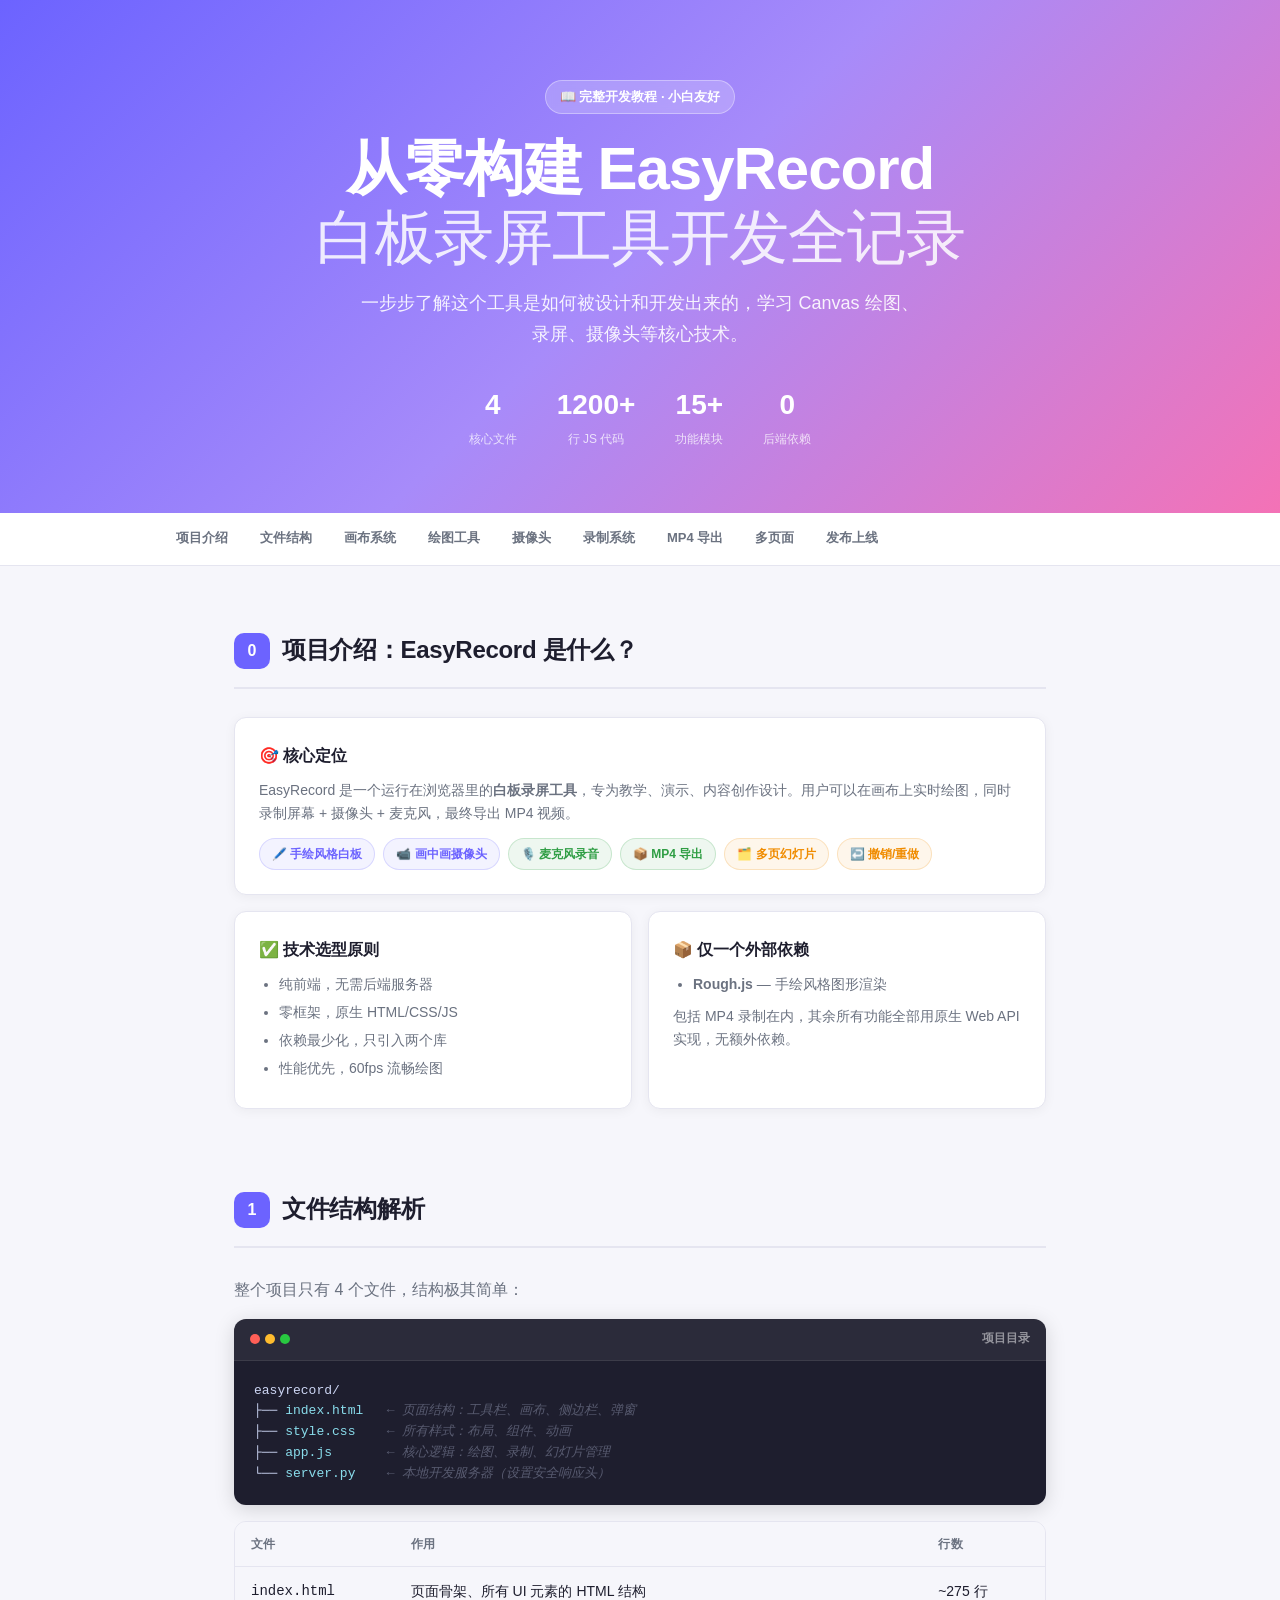
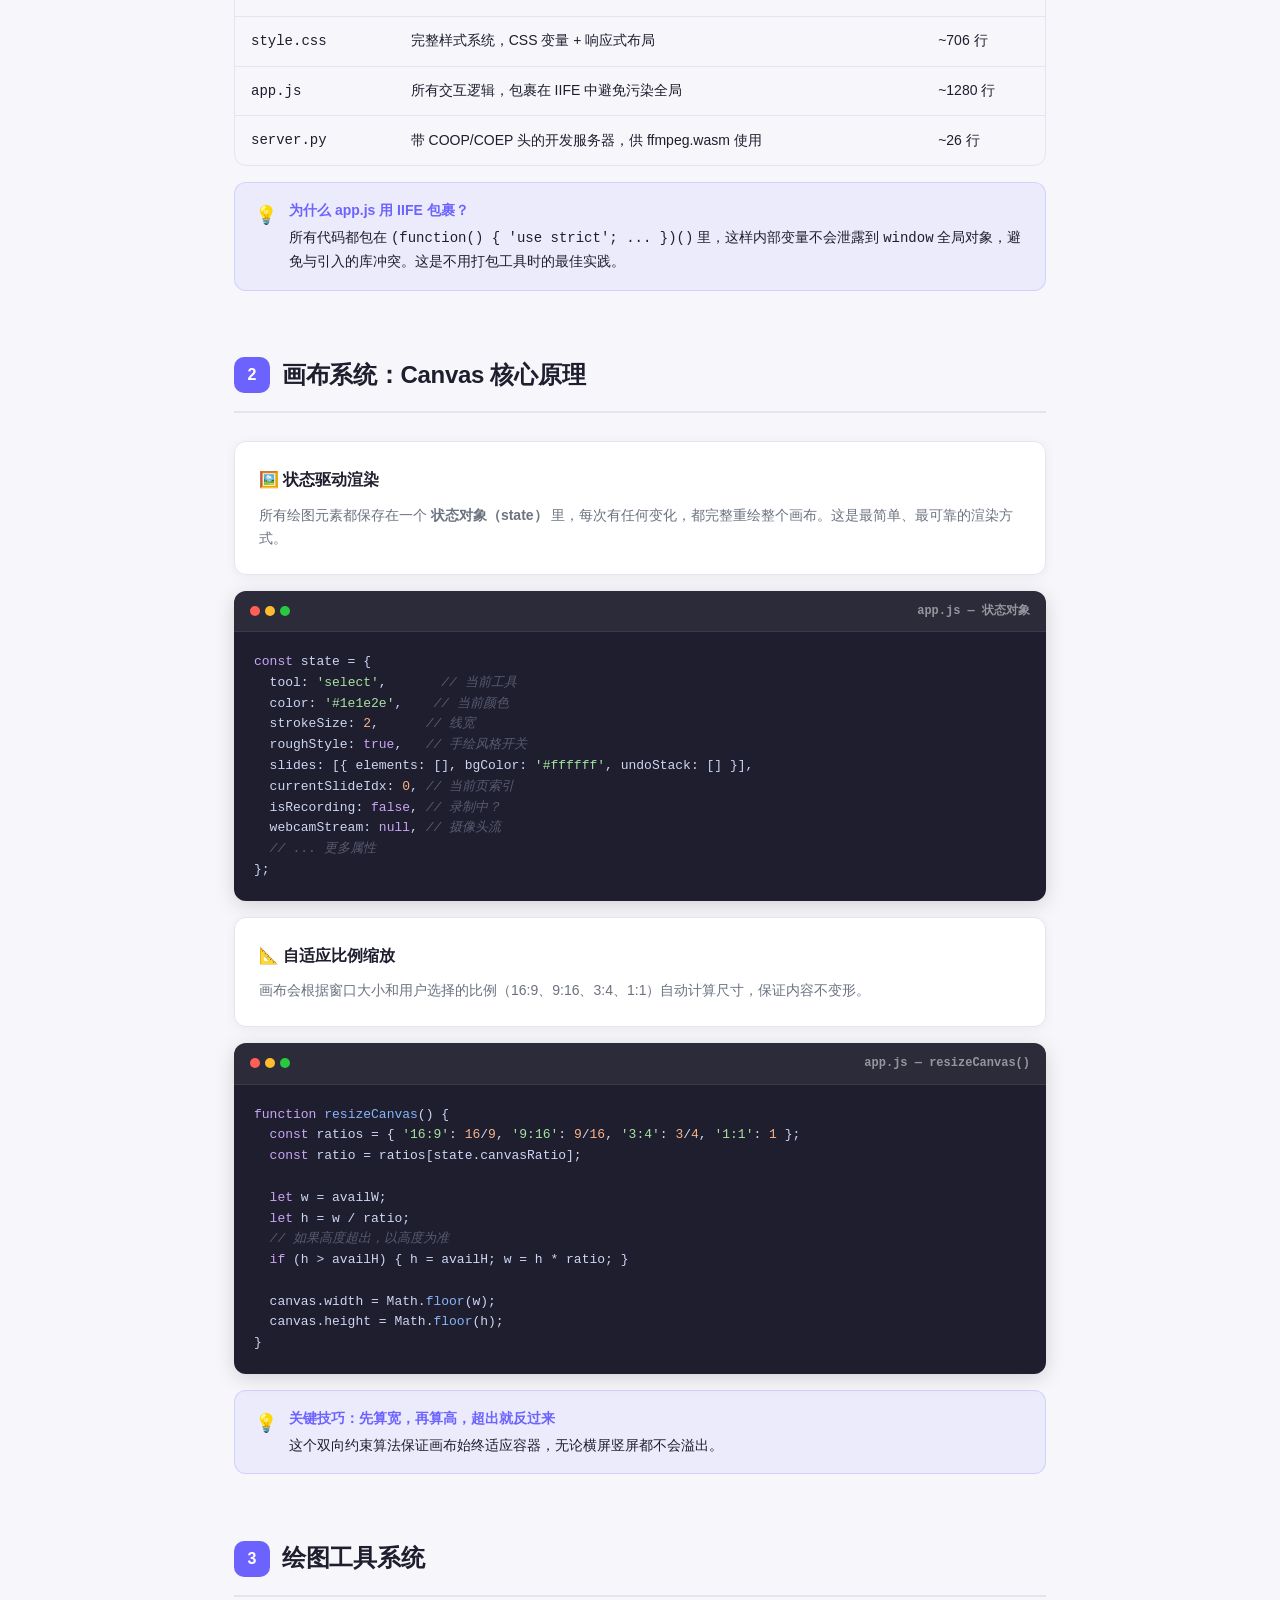
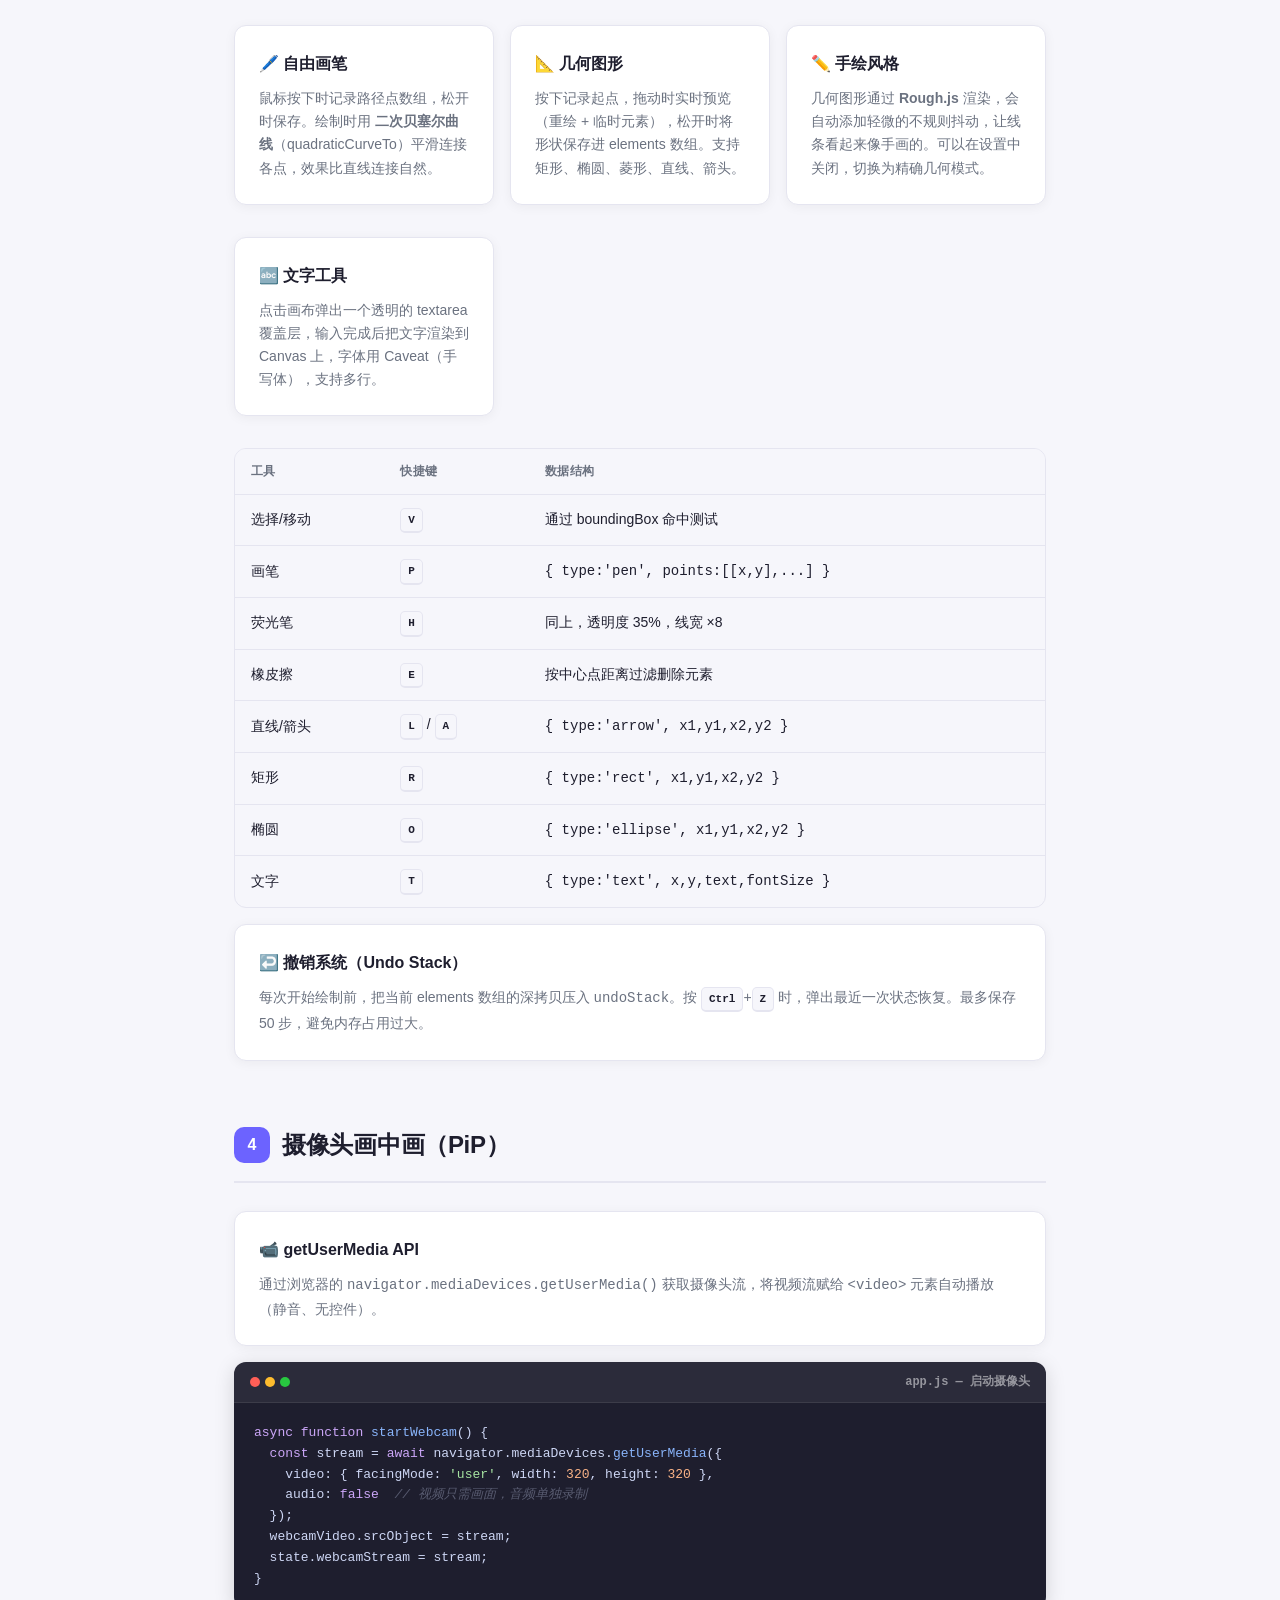
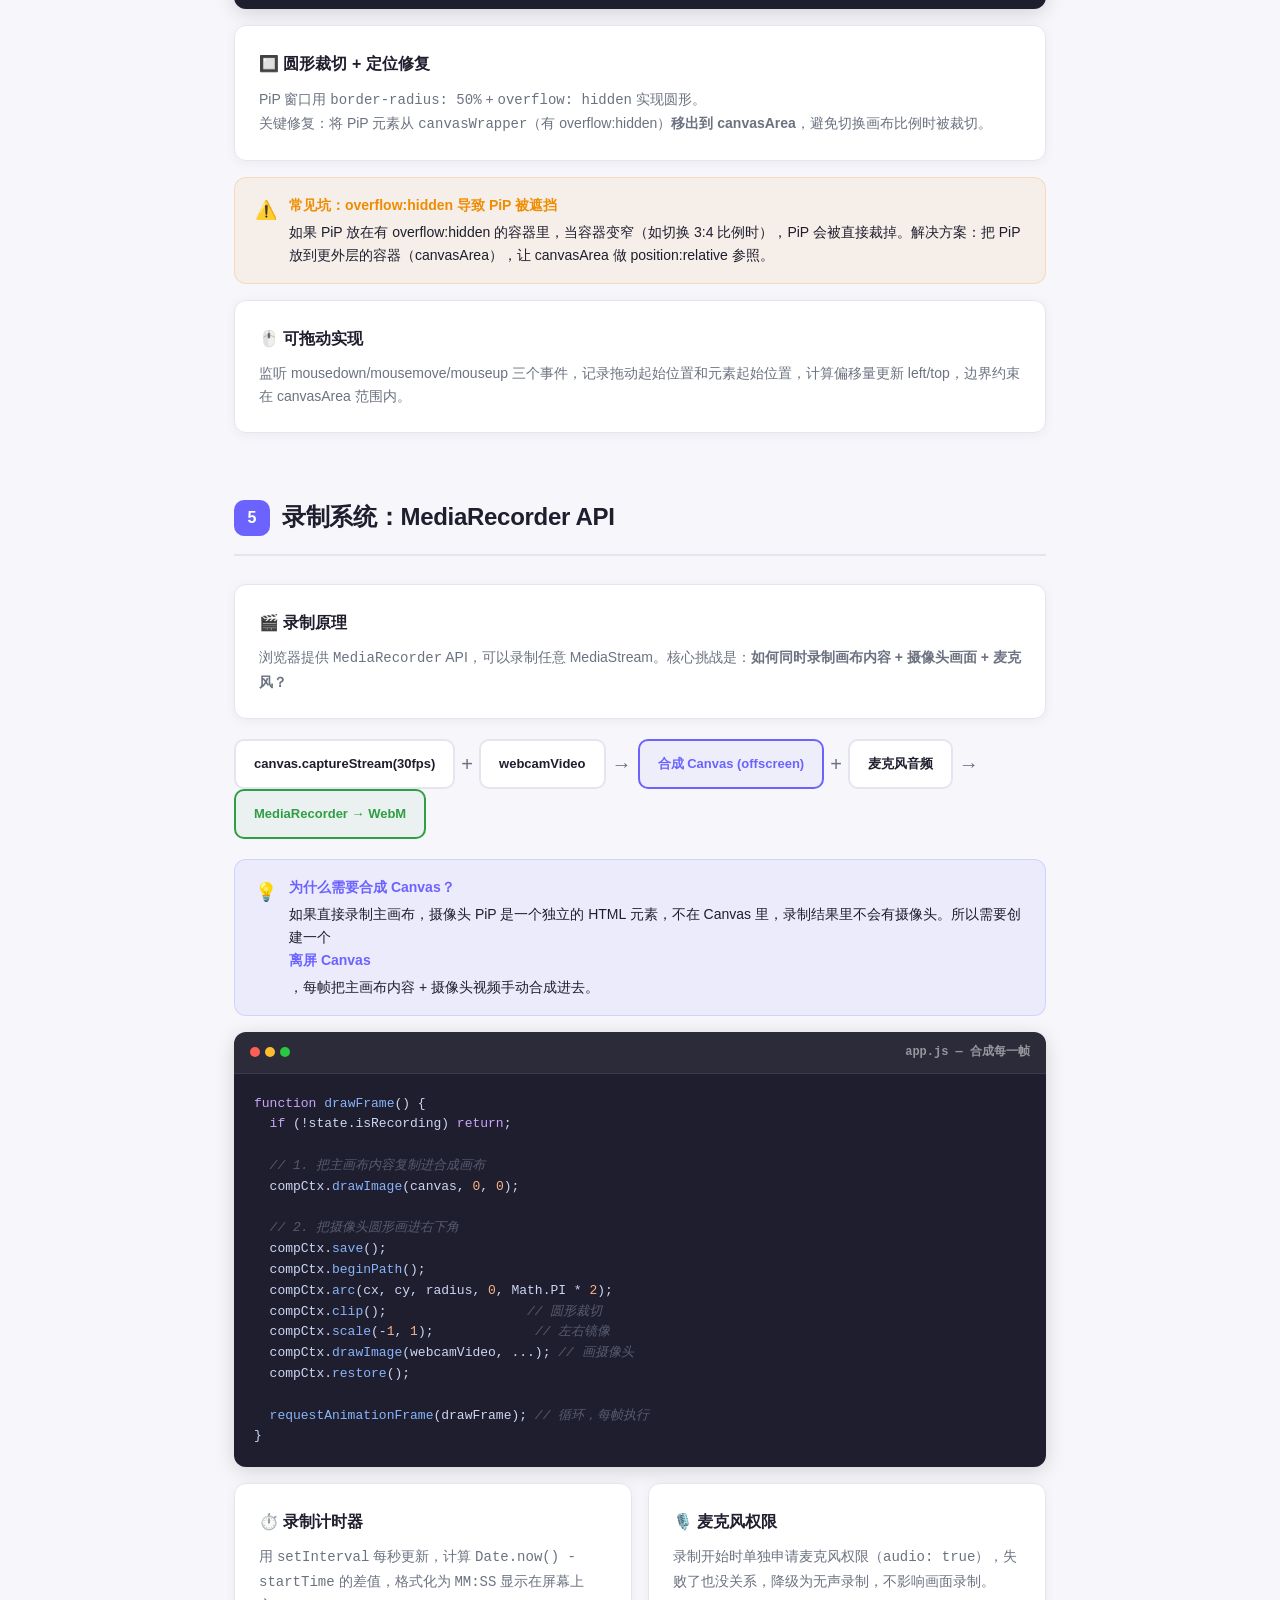
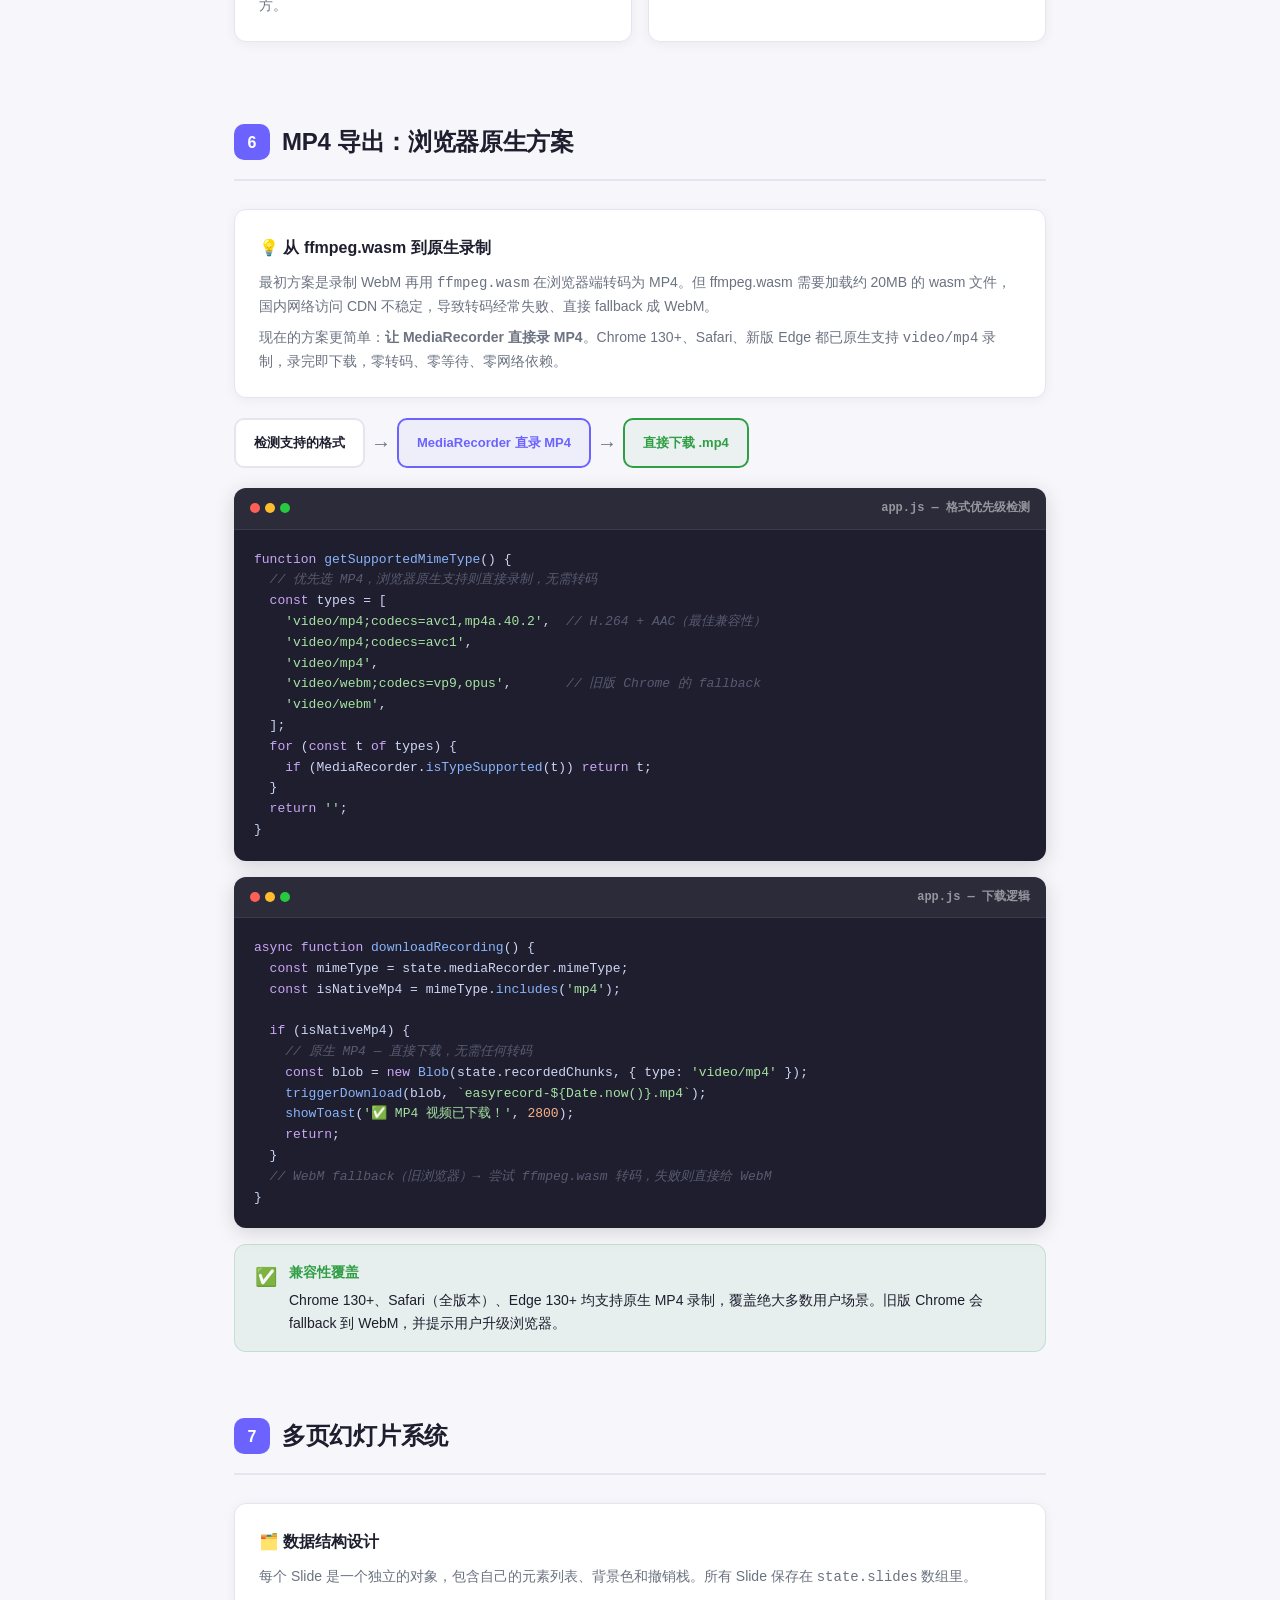
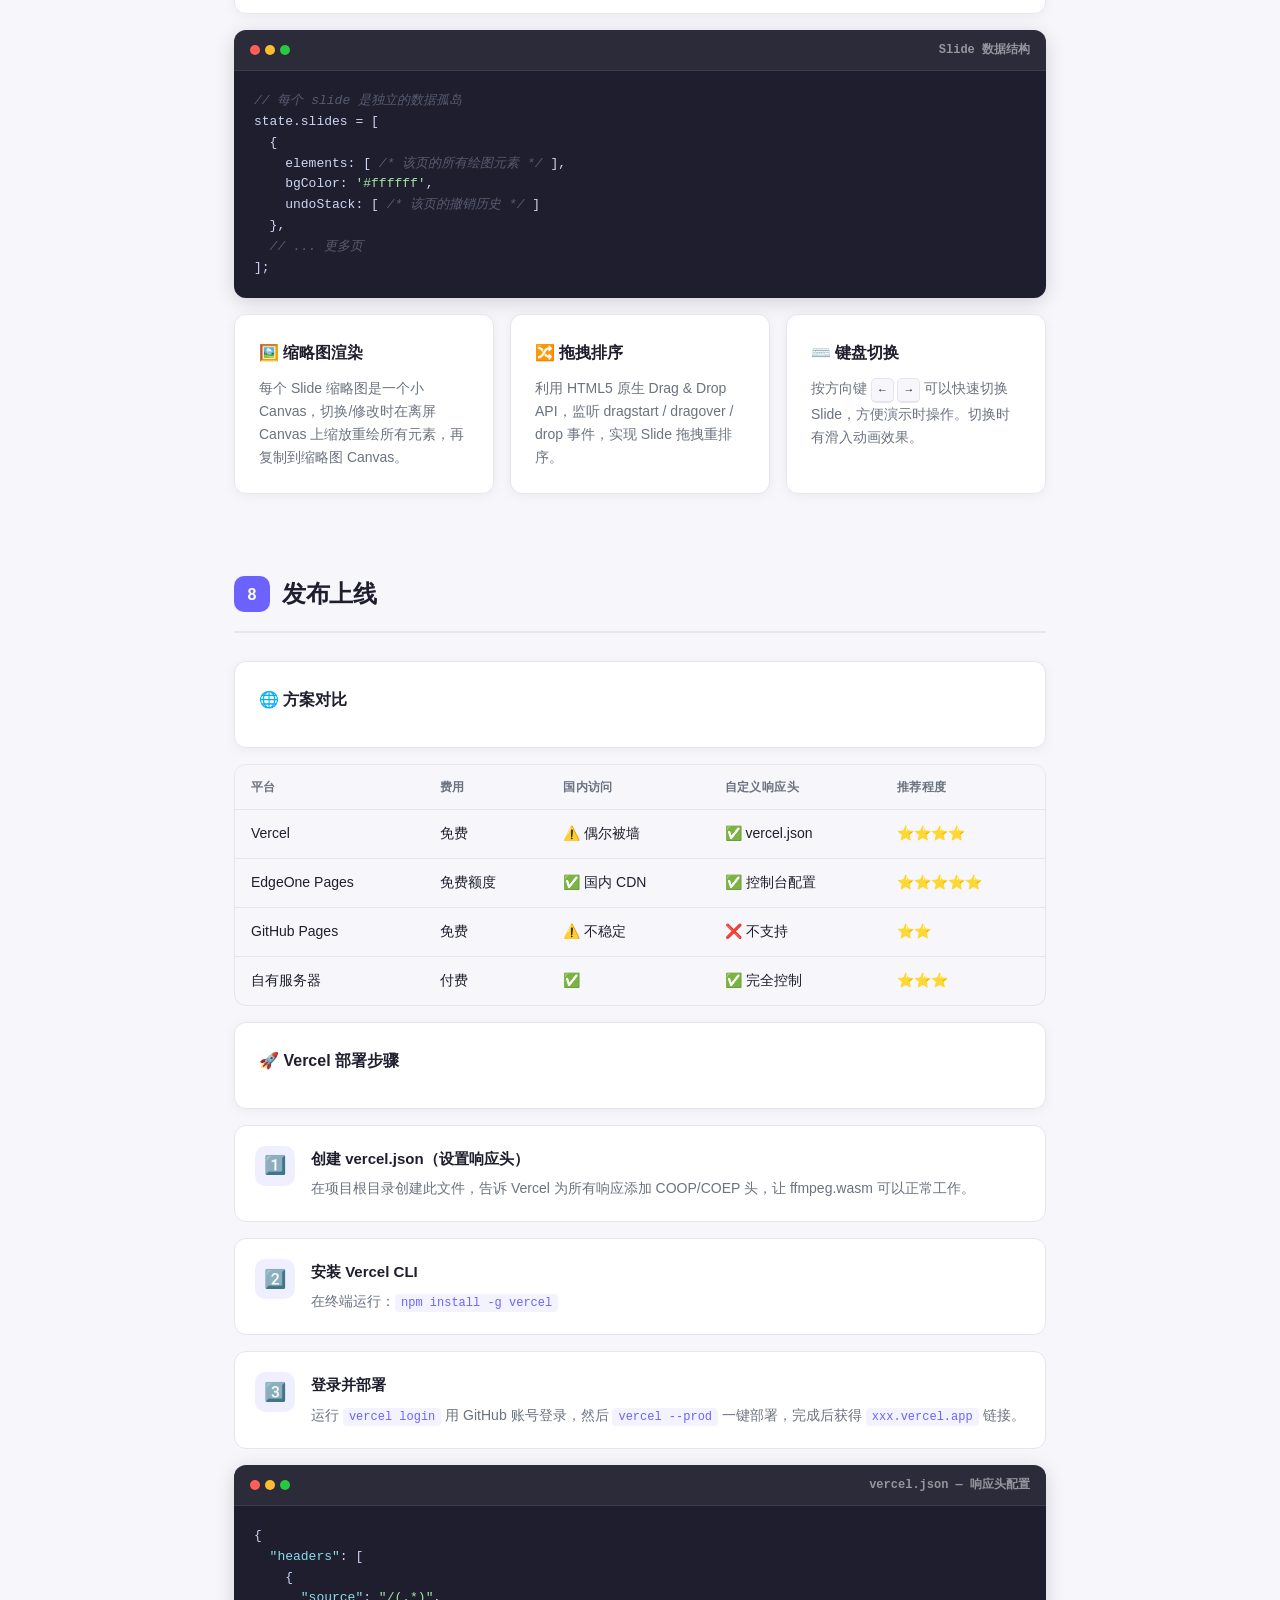
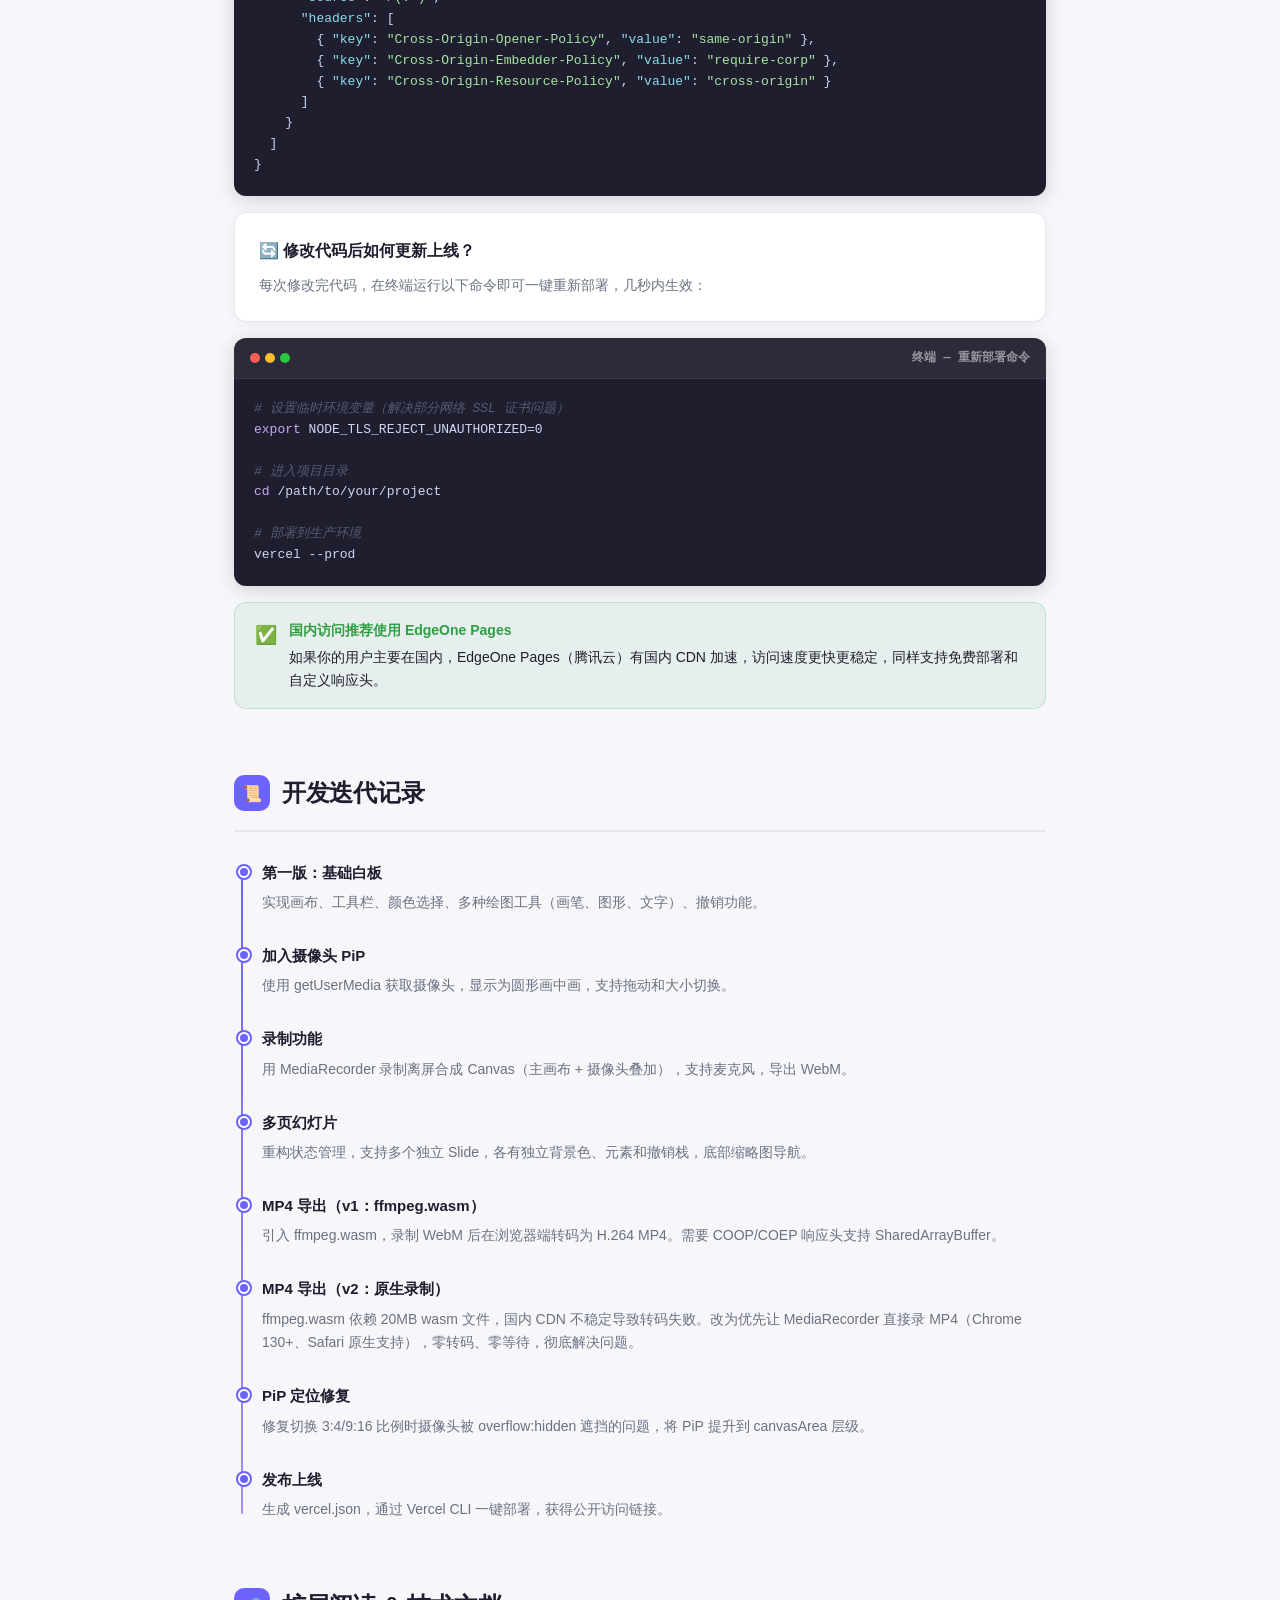
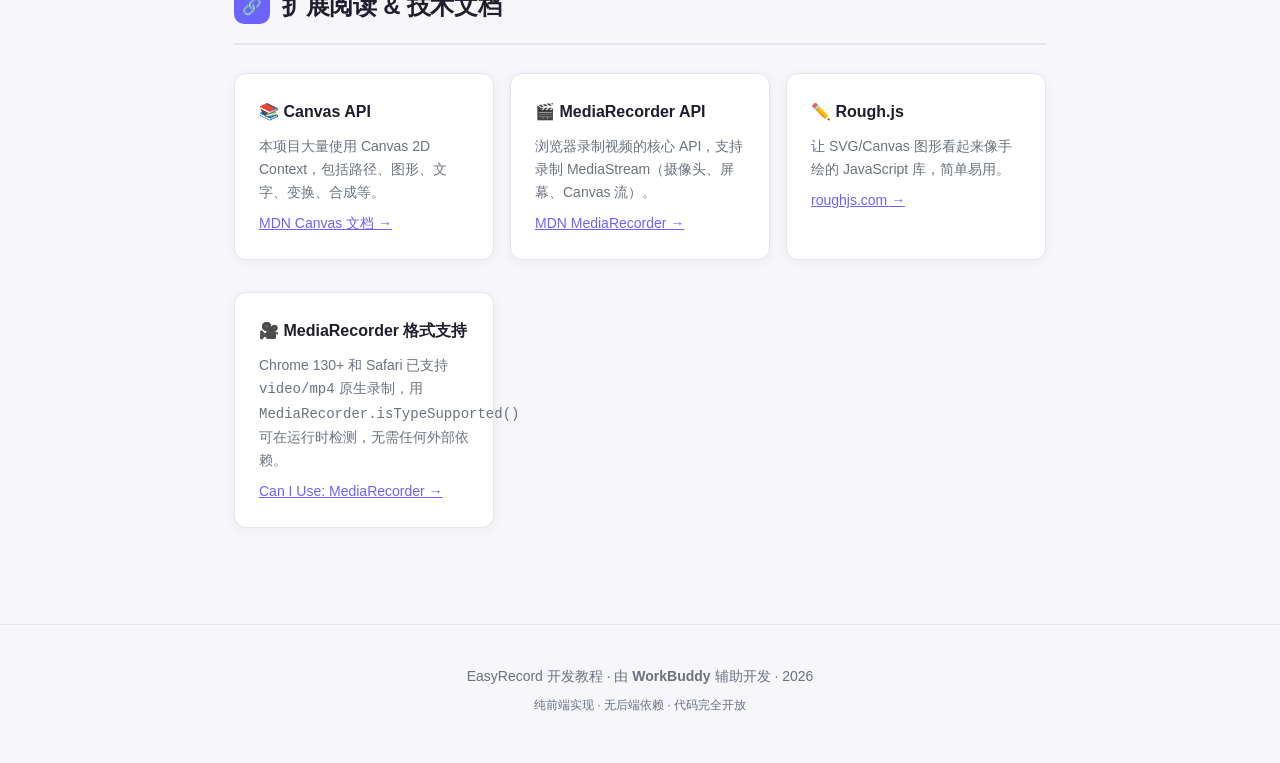
<file: tutorial.html>
<!DOCTYPE html>
<html lang="zh-CN">
<head>
  <meta charset="UTF-8" />
  <meta name="viewport" content="width=device-width, initial-scale=1.0" />
  <title>EasyRecord 开发全教程 · 从零开始</title>
  <style>
    :root {
      --accent: #6C63FF;
      --accent2: #a78bfa;
      --bg: #f6f6fb;
      --surface: #fff;
      --border: #e5e5f0;
      --text: #1e1e2e;
      --muted: #6b7280;
      --code-bg: #1e1e2e;
      --code-text: #cdd6f4;
      --green: #2f9e44;
      --red: #e03131;
      --yellow: #f08c00;
      --radius: 12px;
    }
    *, *::before, *::after { box-sizing: border-box; margin: 0; padding: 0; }
    html { scroll-behavior: smooth; }
    body {
      font-family: -apple-system, BlinkMacSystemFont, 'Segoe UI', Roboto, 'Helvetica Neue', sans-serif;
      background: var(--bg);
      color: var(--text);
      line-height: 1.7;
    }

    /* ===== HERO ===== */
    .hero {
      background: linear-gradient(135deg, #6C63FF 0%, #a78bfa 50%, #f472b6 100%);
      color: white;
      padding: 80px 24px 64px;
      text-align: center;
    }
    .hero-badge {
      display: inline-flex;
      align-items: center;
      gap: 6px;
      background: rgba(255,255,255,0.2);
      border: 1px solid rgba(255,255,255,0.35);
      border-radius: 20px;
      padding: 5px 14px;
      font-size: 13px;
      font-weight: 600;
      margin-bottom: 20px;
      backdrop-filter: blur(4px);
    }
    .hero h1 {
      font-size: clamp(32px, 6vw, 60px);
      font-weight: 800;
      line-height: 1.15;
      margin-bottom: 16px;
      letter-spacing: -1px;
    }
    .hero h1 span { opacity: 0.85; font-weight: 400; }
    .hero p {
      font-size: 18px;
      opacity: 0.9;
      max-width: 560px;
      margin: 0 auto 32px;
    }
    .hero-stats {
      display: flex;
      justify-content: center;
      gap: 40px;
      flex-wrap: wrap;
    }
    .hero-stat { text-align: center; }
    .hero-stat-num { font-size: 28px; font-weight: 800; }
    .hero-stat-label { font-size: 12px; opacity: 0.75; font-weight: 500; }

    /* ===== NAV ===== */
    .toc-nav {
      position: sticky;
      top: 0;
      z-index: 100;
      background: rgba(255,255,255,0.95);
      border-bottom: 1px solid var(--border);
      backdrop-filter: blur(8px);
      padding: 0 24px;
      overflow-x: auto;
    }
    .toc-nav ul {
      display: flex;
      list-style: none;
      gap: 0;
      max-width: 960px;
      margin: 0 auto;
    }
    .toc-nav li a {
      display: block;
      padding: 14px 16px;
      font-size: 13px;
      font-weight: 600;
      color: var(--muted);
      text-decoration: none;
      border-bottom: 2px solid transparent;
      white-space: nowrap;
      transition: all 0.15s;
    }
    .toc-nav li a:hover { color: var(--accent); border-bottom-color: var(--accent); }

    /* ===== LAYOUT ===== */
    .container {
      max-width: 860px;
      margin: 0 auto;
      padding: 0 24px 80px;
    }

    /* ===== SECTION ===== */
    .section {
      margin-top: 64px;
    }
    .section-header {
      display: flex;
      align-items: center;
      gap: 12px;
      margin-bottom: 28px;
      padding-bottom: 16px;
      border-bottom: 2px solid var(--border);
    }
    .section-num {
      width: 36px; height: 36px;
      background: var(--accent);
      color: white;
      border-radius: 10px;
      display: flex;
      align-items: center;
      justify-content: center;
      font-size: 16px;
      font-weight: 800;
      flex-shrink: 0;
    }
    .section-title {
      font-size: 24px;
      font-weight: 700;
      letter-spacing: -0.3px;
    }

    /* ===== CARDS ===== */
    .card {
      background: var(--surface);
      border: 1px solid var(--border);
      border-radius: var(--radius);
      padding: 24px;
      margin-bottom: 16px;
      box-shadow: 0 2px 12px rgba(0,0,0,0.05);
    }
    .card h3 {
      font-size: 16px;
      font-weight: 700;
      margin-bottom: 10px;
      display: flex;
      align-items: center;
      gap: 8px;
    }
    .card p { color: var(--muted); font-size: 14px; line-height: 1.65; }
    .card ul { margin-top: 8px; padding-left: 20px; color: var(--muted); font-size: 14px; }
    .card ul li { margin-bottom: 4px; }

    .card-grid {
      display: grid;
      grid-template-columns: repeat(auto-fit, minmax(240px, 1fr));
      gap: 16px;
    }

    /* ===== FEATURE PILL ===== */
    .feature-pills {
      display: flex;
      flex-wrap: wrap;
      gap: 8px;
      margin-top: 12px;
    }
    .pill {
      display: inline-flex;
      align-items: center;
      gap: 5px;
      padding: 5px 12px;
      border-radius: 20px;
      font-size: 12px;
      font-weight: 600;
      background: rgba(108,99,255,0.08);
      color: var(--accent);
      border: 1px solid rgba(108,99,255,0.2);
    }
    .pill.green { background: rgba(47,158,68,0.08); color: var(--green); border-color: rgba(47,158,68,0.2); }
    .pill.yellow { background: rgba(240,140,0,0.08); color: var(--yellow); border-color: rgba(240,140,0,0.2); }
    .pill.red { background: rgba(224,49,49,0.08); color: var(--red); border-color: rgba(224,49,49,0.2); }

    /* ===== CODE BLOCK ===== */
    .code-block {
      background: var(--code-bg);
      border-radius: var(--radius);
      overflow: hidden;
      margin: 16px 0;
      box-shadow: 0 4px 20px rgba(0,0,0,0.15);
    }
    .code-block-header {
      display: flex;
      align-items: center;
      justify-content: space-between;
      padding: 10px 16px;
      background: rgba(255,255,255,0.06);
      border-bottom: 1px solid rgba(255,255,255,0.08);
    }
    .code-block-title {
      font-size: 12px;
      font-weight: 600;
      color: rgba(255,255,255,0.5);
      font-family: 'SF Mono', 'Fira Code', monospace;
    }
    .code-dots { display: flex; gap: 5px; }
    .code-dot {
      width: 10px; height: 10px;
      border-radius: 50%;
    }
    pre {
      padding: 20px;
      overflow-x: auto;
      font-family: 'SF Mono', 'Fira Code', 'Cascadia Code', monospace;
      font-size: 13px;
      line-height: 1.6;
      color: var(--code-text);
    }
    .kw { color: #cba6f7; }
    .fn { color: #89b4fa; }
    .str { color: #a6e3a1; }
    .comment { color: #585b70; font-style: italic; }
    .num { color: #fab387; }
    .tag { color: #f38ba8; }
    .attr { color: #89dceb; }

    /* ===== STEP LIST ===== */
    .step-list { display: flex; flex-direction: column; gap: 16px; }
    .step {
      display: flex;
      gap: 16px;
      align-items: flex-start;
      background: var(--surface);
      border: 1px solid var(--border);
      border-radius: var(--radius);
      padding: 20px;
    }
    .step-icon {
      width: 40px; height: 40px;
      border-radius: 10px;
      display: flex; align-items: center; justify-content: center;
      font-size: 18px;
      flex-shrink: 0;
      background: rgba(108,99,255,0.1);
    }
    .step-content h4 { font-size: 15px; font-weight: 700; margin-bottom: 6px; }
    .step-content p { font-size: 14px; color: var(--muted); }
    .step-content code {
      background: rgba(108,99,255,0.08);
      color: var(--accent);
      padding: 2px 6px;
      border-radius: 4px;
      font-family: 'SF Mono', monospace;
      font-size: 12px;
    }

    /* ===== ARCHITECTURE DIAGRAM ===== */
    .arch-diagram {
      background: var(--code-bg);
      border-radius: var(--radius);
      padding: 28px;
      margin: 16px 0;
      font-family: 'SF Mono', 'Fira Code', monospace;
      font-size: 13px;
      color: var(--code-text);
      line-height: 1.8;
    }
    .arch-box {
      display: inline-block;
      border: 1px solid rgba(108,99,255,0.5);
      background: rgba(108,99,255,0.1);
      color: #cba6f7;
      padding: 4px 12px;
      border-radius: 6px;
      margin: 2px;
    }
    .arch-arrow { color: #585b70; margin: 0 4px; }

    /* ===== HIGHLIGHT BOX ===== */
    .highlight-box {
      border-radius: var(--radius);
      padding: 16px 20px;
      margin: 16px 0;
      display: flex;
      gap: 12px;
      align-items: flex-start;
    }
    .highlight-box.info { background: rgba(108,99,255,0.07); border: 1px solid rgba(108,99,255,0.2); }
    .highlight-box.warning { background: rgba(240,140,0,0.07); border: 1px solid rgba(240,140,0,0.2); }
    .highlight-box.success { background: rgba(47,158,68,0.07); border: 1px solid rgba(47,158,68,0.2); }
    .highlight-box-icon { font-size: 18px; flex-shrink: 0; margin-top: 1px; }
    .highlight-box-content { font-size: 14px; line-height: 1.65; }
    .highlight-box-content strong { display: block; margin-bottom: 4px; font-size: 14px; }
    .highlight-box.info .highlight-box-content strong { color: var(--accent); }
    .highlight-box.warning .highlight-box-content strong { color: var(--yellow); }
    .highlight-box.success .highlight-box-content strong { color: var(--green); }

    /* ===== TABLE ===== */
    .table-wrap { overflow-x: auto; margin: 16px 0; border-radius: var(--radius); border: 1px solid var(--border); }
    table { width: 100%; border-collapse: collapse; font-size: 14px; }
    th { background: var(--bg); padding: 12px 16px; text-align: left; font-size: 12px; font-weight: 700; color: var(--muted); text-transform: uppercase; letter-spacing: 0.4px; }
    td { padding: 12px 16px; border-top: 1px solid var(--border); }
    tr:hover td { background: rgba(108,99,255,0.03); }

    /* ===== TIMELINE ===== */
    .timeline { position: relative; padding-left: 28px; }
    .timeline::before {
      content: '';
      position: absolute;
      left: 7px; top: 8px; bottom: 8px;
      width: 2px;
      background: linear-gradient(to bottom, var(--accent), var(--accent2));
      border-radius: 2px;
    }
    .timeline-item {
      position: relative;
      margin-bottom: 28px;
    }
    .timeline-item::before {
      content: '';
      position: absolute;
      left: -24px;
      top: 6px;
      width: 12px; height: 12px;
      border-radius: 50%;
      background: var(--accent);
      border: 2px solid white;
      box-shadow: 0 0 0 2px var(--accent);
    }
    .timeline-item h4 { font-size: 15px; font-weight: 700; margin-bottom: 6px; }
    .timeline-item p { font-size: 14px; color: var(--muted); }

    /* ===== FOOTER ===== */
    .footer {
      text-align: center;
      padding: 40px 24px;
      border-top: 1px solid var(--border);
      color: var(--muted);
      font-size: 14px;
    }
    .footer a { color: var(--accent); text-decoration: none; }

    /* ===== KEYBOARD SHORTCUT ===== */
    kbd {
      display: inline-block;
      padding: 2px 7px;
      background: var(--bg);
      border: 1px solid var(--border);
      border-bottom-width: 2px;
      border-radius: 5px;
      font-family: 'SF Mono', monospace;
      font-size: 11px;
      font-weight: 600;
      color: var(--text);
    }

    /* ===== FLOW CHART ===== */
    .flow {
      display: flex;
      align-items: center;
      gap: 0;
      flex-wrap: wrap;
      margin: 20px 0;
    }
    .flow-node {
      background: var(--surface);
      border: 2px solid var(--border);
      border-radius: 10px;
      padding: 12px 18px;
      font-size: 13px;
      font-weight: 600;
      text-align: center;
      flex-shrink: 0;
    }
    .flow-node.active { border-color: var(--accent); background: rgba(108,99,255,0.06); color: var(--accent); }
    .flow-node.green { border-color: var(--green); background: rgba(47,158,68,0.06); color: var(--green); }
    .flow-arrow { color: var(--muted); font-size: 20px; padding: 0 6px; }

    @media (max-width: 600px) {
      .hero { padding: 48px 16px 40px; }
      .hero-stats { gap: 24px; }
      .card-grid { grid-template-columns: 1fr; }
      .flow { flex-direction: column; }
      .flow-arrow { transform: rotate(90deg); }
    }
  </style>
</head>
<body>

<!-- HERO -->
<div class="hero">
  <div class="hero-badge">📖 完整开发教程 · 小白友好</div>
  <h1>从零构建 EasyRecord<br/><span>白板录屏工具开发全记录</span></h1>
  <p>一步步了解这个工具是如何被设计和开发出来的，学习 Canvas 绘图、录屏、摄像头等核心技术。</p>
  <div class="hero-stats">
    <div class="hero-stat">
      <div class="hero-stat-num">4</div>
      <div class="hero-stat-label">核心文件</div>
    </div>
    <div class="hero-stat">
      <div class="hero-stat-num">1200+</div>
      <div class="hero-stat-label">行 JS 代码</div>
    </div>
    <div class="hero-stat">
      <div class="hero-stat-num">15+</div>
      <div class="hero-stat-label">功能模块</div>
    </div>
    <div class="hero-stat">
      <div class="hero-stat-num">0</div>
      <div class="hero-stat-label">后端依赖</div>
    </div>
  </div>
</div>

<!-- NAV -->
<nav class="toc-nav">
  <ul>
    <li><a href="#intro">项目介绍</a></li>
    <li><a href="#structure">文件结构</a></li>
    <li><a href="#canvas">画布系统</a></li>
    <li><a href="#tools">绘图工具</a></li>
    <li><a href="#webcam">摄像头</a></li>
    <li><a href="#recording">录制系统</a></li>
    <li><a href="#mp4">MP4 导出</a></li>
    <li><a href="#slides">多页面</a></li>
    <li><a href="#deploy">发布上线</a></li>
  </ul>
</nav>

<div class="container">

  <!-- ===== SECTION 0: 介绍 ===== -->
  <div class="section" id="intro">
    <div class="section-header">
      <div class="section-num">0</div>
      <div class="section-title">项目介绍：EasyRecord 是什么？</div>
    </div>

    <div class="card">
      <h3>🎯 核心定位</h3>
      <p>EasyRecord 是一个运行在浏览器里的<strong>白板录屏工具</strong>，专为教学、演示、内容创作设计。用户可以在画布上实时绘图，同时录制屏幕 + 摄像头 + 麦克风，最终导出 MP4 视频。</p>
      <div class="feature-pills">
        <span class="pill">🖊️ 手绘风格白板</span>
        <span class="pill">📹 画中画摄像头</span>
        <span class="pill green">🎙️ 麦克风录音</span>
        <span class="pill green">📦 MP4 导出</span>
        <span class="pill yellow">🗂️ 多页幻灯片</span>
        <span class="pill yellow">↩️ 撤销/重做</span>
      </div>
    </div>

    <div class="card-grid">
      <div class="card">
        <h3>✅ 技术选型原则</h3>
        <ul>
          <li>纯前端，无需后端服务器</li>
          <li>零框架，原生 HTML/CSS/JS</li>
          <li>依赖最少化，只引入两个库</li>
          <li>性能优先，60fps 流畅绘图</li>
        </ul>
      </div>
      <div class="card">
        <h3>📦 仅一个外部依赖</h3>
        <ul>
          <li><strong>Rough.js</strong> — 手绘风格图形渲染</li>
        </ul>
        <p style="margin-top:8px">包括 MP4 录制在内，其余所有功能全部用原生 Web API 实现，无额外依赖。</p>
      </div>
    </div>
  </div>

  <!-- ===== SECTION 1: 文件结构 ===== -->
  <div class="section" id="structure">
    <div class="section-header">
      <div class="section-num">1</div>
      <div class="section-title">文件结构解析</div>
    </div>

    <p style="margin-bottom:16px;color:var(--muted)">整个项目只有 4 个文件，结构极其简单：</p>

    <div class="code-block">
      <div class="code-block-header">
        <div class="code-dots">
          <div class="code-dot" style="background:#ff5f57"></div>
          <div class="code-dot" style="background:#febc2e"></div>
          <div class="code-dot" style="background:#28c840"></div>
        </div>
        <div class="code-block-title">项目目录</div>
      </div>
      <pre>easyrecord/
├── <span class="attr">index.html</span>   <span class="comment">← 页面结构：工具栏、画布、侧边栏、弹窗</span>
├── <span class="attr">style.css</span>    <span class="comment">← 所有样式：布局、组件、动画</span>
├── <span class="attr">app.js</span>       <span class="comment">← 核心逻辑：绘图、录制、幻灯片管理</span>
└── <span class="attr">server.py</span>    <span class="comment">← 本地开发服务器（设置安全响应头）</span></pre>
    </div>

    <div class="table-wrap">
      <table>
        <thead>
          <tr><th>文件</th><th>作用</th><th>行数</th></tr>
        </thead>
        <tbody>
          <tr><td><code>index.html</code></td><td>页面骨架、所有 UI 元素的 HTML 结构</td><td>~275 行</td></tr>
          <tr><td><code>style.css</code></td><td>完整样式系统，CSS 变量 + 响应式布局</td><td>~706 行</td></tr>
          <tr><td><code>app.js</code></td><td>所有交互逻辑，包裹在 IIFE 中避免污染全局</td><td>~1280 行</td></tr>
          <tr><td><code>server.py</code></td><td>带 COOP/COEP 头的开发服务器，供 ffmpeg.wasm 使用</td><td>~26 行</td></tr>
        </tbody>
      </table>
    </div>

    <div class="highlight-box info">
      <div class="highlight-box-icon">💡</div>
      <div class="highlight-box-content">
        <strong>为什么 app.js 用 IIFE 包裹？</strong>
        所有代码都包在 <code>(function() { 'use strict'; ... })()</code> 里，这样内部变量不会泄露到 <code>window</code> 全局对象，避免与引入的库冲突。这是不用打包工具时的最佳实践。
      </div>
    </div>
  </div>

  <!-- ===== SECTION 2: 画布系统 ===== -->
  <div class="section" id="canvas">
    <div class="section-header">
      <div class="section-num">2</div>
      <div class="section-title">画布系统：Canvas 核心原理</div>
    </div>

    <div class="card">
      <h3>🖼️ 状态驱动渲染</h3>
      <p>所有绘图元素都保存在一个 <strong>状态对象（state）</strong> 里，每次有任何变化，都完整重绘整个画布。这是最简单、最可靠的渲染方式。</p>
    </div>

    <div class="code-block">
      <div class="code-block-header">
        <div class="code-dots">
          <div class="code-dot" style="background:#ff5f57"></div>
          <div class="code-dot" style="background:#febc2e"></div>
          <div class="code-dot" style="background:#28c840"></div>
        </div>
        <div class="code-block-title">app.js — 状态对象</div>
      </div>
      <pre><span class="kw">const</span> state = {
  tool: <span class="str">'select'</span>,       <span class="comment">// 当前工具</span>
  color: <span class="str">'#1e1e2e'</span>,    <span class="comment">// 当前颜色</span>
  strokeSize: <span class="num">2</span>,      <span class="comment">// 线宽</span>
  roughStyle: <span class="kw">true</span>,   <span class="comment">// 手绘风格开关</span>
  slides: [{ elements: [], bgColor: <span class="str">'#ffffff'</span>, undoStack: [] }],
  currentSlideIdx: <span class="num">0</span>, <span class="comment">// 当前页索引</span>
  isRecording: <span class="kw">false</span>, <span class="comment">// 录制中？</span>
  webcamStream: <span class="kw">null</span>, <span class="comment">// 摄像头流</span>
  <span class="comment">// ... 更多属性</span>
};</pre>
    </div>

    <div class="card">
      <h3>📐 自适应比例缩放</h3>
      <p>画布会根据窗口大小和用户选择的比例（16:9、9:16、3:4、1:1）自动计算尺寸，保证内容不变形。</p>
    </div>

    <div class="code-block">
      <div class="code-block-header">
        <div class="code-dots">
          <div class="code-dot" style="background:#ff5f57"></div>
          <div class="code-dot" style="background:#febc2e"></div>
          <div class="code-dot" style="background:#28c840"></div>
        </div>
        <div class="code-block-title">app.js — resizeCanvas()</div>
      </div>
      <pre><span class="kw">function</span> <span class="fn">resizeCanvas</span>() {
  <span class="kw">const</span> ratios = { <span class="str">'16:9'</span>: <span class="num">16</span>/<span class="num">9</span>, <span class="str">'9:16'</span>: <span class="num">9</span>/<span class="num">16</span>, <span class="str">'3:4'</span>: <span class="num">3</span>/<span class="num">4</span>, <span class="str">'1:1'</span>: <span class="num">1</span> };
  <span class="kw">const</span> ratio = ratios[state.canvasRatio];

  <span class="kw">let</span> w = availW;
  <span class="kw">let</span> h = w / ratio;
  <span class="comment">// 如果高度超出，以高度为准</span>
  <span class="kw">if</span> (h > availH) { h = availH; w = h * ratio; }

  canvas.width = Math.<span class="fn">floor</span>(w);
  canvas.height = Math.<span class="fn">floor</span>(h);
}</pre>
    </div>

    <div class="highlight-box info">
      <div class="highlight-box-icon">💡</div>
      <div class="highlight-box-content">
        <strong>关键技巧：先算宽，再算高，超出就反过来</strong>
        这个双向约束算法保证画布始终适应容器，无论横屏竖屏都不会溢出。
      </div>
    </div>
  </div>

  <!-- ===== SECTION 3: 绘图工具 ===== -->
  <div class="section" id="tools">
    <div class="section-header">
      <div class="section-num">3</div>
      <div class="section-title">绘图工具系统</div>
    </div>

    <div class="card-grid">
      <div class="card">
        <h3>🖊️ 自由画笔</h3>
        <p>鼠标按下时记录路径点数组，松开时保存。绘制时用 <strong>二次贝塞尔曲线</strong>（quadraticCurveTo）平滑连接各点，效果比直线连接自然。</p>
      </div>
      <div class="card">
        <h3>📐 几何图形</h3>
        <p>按下记录起点，拖动时实时预览（重绘 + 临时元素），松开时将形状保存进 elements 数组。支持矩形、椭圆、菱形、直线、箭头。</p>
      </div>
      <div class="card">
        <h3>✏️ 手绘风格</h3>
        <p>几何图形通过 <strong>Rough.js</strong> 渲染，会自动添加轻微的不规则抖动，让线条看起来像手画的。可以在设置中关闭，切换为精确几何模式。</p>
      </div>
      <div class="card">
        <h3>🔤 文字工具</h3>
        <p>点击画布弹出一个透明的 textarea 覆盖层，输入完成后把文字渲染到 Canvas 上，字体用 Caveat（手写体），支持多行。</p>
      </div>
    </div>

    <div class="table-wrap">
      <table>
        <thead>
          <tr><th>工具</th><th>快捷键</th><th>数据结构</th></tr>
        </thead>
        <tbody>
          <tr><td>选择/移动</td><td><kbd>V</kbd></td><td>通过 boundingBox 命中测试</td></tr>
          <tr><td>画笔</td><td><kbd>P</kbd></td><td><code>{ type:'pen', points:[[x,y],...] }</code></td></tr>
          <tr><td>荧光笔</td><td><kbd>H</kbd></td><td>同上，透明度 35%，线宽 ×8</td></tr>
          <tr><td>橡皮擦</td><td><kbd>E</kbd></td><td>按中心点距离过滤删除元素</td></tr>
          <tr><td>直线/箭头</td><td><kbd>L</kbd> / <kbd>A</kbd></td><td><code>{ type:'arrow', x1,y1,x2,y2 }</code></td></tr>
          <tr><td>矩形</td><td><kbd>R</kbd></td><td><code>{ type:'rect', x1,y1,x2,y2 }</code></td></tr>
          <tr><td>椭圆</td><td><kbd>O</kbd></td><td><code>{ type:'ellipse', x1,y1,x2,y2 }</code></td></tr>
          <tr><td>文字</td><td><kbd>T</kbd></td><td><code>{ type:'text', x,y,text,fontSize }</code></td></tr>
        </tbody>
      </table>
    </div>

    <div class="card">
      <h3>↩️ 撤销系统（Undo Stack）</h3>
      <p>每次开始绘制前，把当前 elements 数组的深拷贝压入 <code>undoStack</code>。按 <kbd>Ctrl</kbd>+<kbd>Z</kbd> 时，弹出最近一次状态恢复。最多保存 50 步，避免内存占用过大。</p>
    </div>
  </div>

  <!-- ===== SECTION 4: 摄像头 ===== -->
  <div class="section" id="webcam">
    <div class="section-header">
      <div class="section-num">4</div>
      <div class="section-title">摄像头画中画（PiP）</div>
    </div>

    <div class="card">
      <h3>📹 getUserMedia API</h3>
      <p>通过浏览器的 <code>navigator.mediaDevices.getUserMedia()</code> 获取摄像头流，将视频流赋给 <code>&lt;video&gt;</code> 元素自动播放（静音、无控件）。</p>
    </div>

    <div class="code-block">
      <div class="code-block-header">
        <div class="code-dots">
          <div class="code-dot" style="background:#ff5f57"></div>
          <div class="code-dot" style="background:#febc2e"></div>
          <div class="code-dot" style="background:#28c840"></div>
        </div>
        <div class="code-block-title">app.js — 启动摄像头</div>
      </div>
      <pre><span class="kw">async function</span> <span class="fn">startWebcam</span>() {
  <span class="kw">const</span> stream = <span class="kw">await</span> navigator.mediaDevices.<span class="fn">getUserMedia</span>({
    video: { facingMode: <span class="str">'user'</span>, width: <span class="num">320</span>, height: <span class="num">320</span> },
    audio: <span class="kw">false</span>  <span class="comment">// 视频只需画面，音频单独录制</span>
  });
  webcamVideo.srcObject = stream;
  state.webcamStream = stream;
}</pre>
    </div>

    <div class="card">
      <h3>🔲 圆形裁切 + 定位修复</h3>
      <p>PiP 窗口用 <code>border-radius: 50%</code> + <code>overflow: hidden</code> 实现圆形。<br/>关键修复：将 PiP 元素从 <code>canvasWrapper</code>（有 overflow:hidden）<strong>移出到 canvasArea</strong>，避免切换画布比例时被裁切。</p>
    </div>

    <div class="highlight-box warning">
      <div class="highlight-box-icon">⚠️</div>
      <div class="highlight-box-content">
        <strong>常见坑：overflow:hidden 导致 PiP 被遮挡</strong>
        如果 PiP 放在有 overflow:hidden 的容器里，当容器变窄（如切换 3:4 比例时），PiP 会被直接裁掉。解决方案：把 PiP 放到更外层的容器（canvasArea），让 canvasArea 做 position:relative 参照。
      </div>
    </div>

    <div class="card">
      <h3>🖱️ 可拖动实现</h3>
      <p>监听 mousedown/mousemove/mouseup 三个事件，记录拖动起始位置和元素起始位置，计算偏移量更新 left/top，边界约束在 canvasArea 范围内。</p>
    </div>
  </div>

  <!-- ===== SECTION 5: 录制系统 ===== -->
  <div class="section" id="recording">
    <div class="section-header">
      <div class="section-num">5</div>
      <div class="section-title">录制系统：MediaRecorder API</div>
    </div>

    <div class="card">
      <h3>🎬 录制原理</h3>
      <p>浏览器提供 <code>MediaRecorder</code> API，可以录制任意 MediaStream。核心挑战是：<strong>如何同时录制画布内容 + 摄像头画面 + 麦克风？</strong></p>
    </div>

    <div class="flow">
      <div class="flow-node">canvas.captureStream(30fps)</div>
      <div class="flow-arrow">+</div>
      <div class="flow-node">webcamVideo</div>
      <div class="flow-arrow">→</div>
      <div class="flow-node active">合成 Canvas (offscreen)</div>
      <div class="flow-arrow">+</div>
      <div class="flow-node">麦克风音频</div>
      <div class="flow-arrow">→</div>
      <div class="flow-node green">MediaRecorder → WebM</div>
    </div>

    <div class="highlight-box info">
      <div class="highlight-box-icon">💡</div>
      <div class="highlight-box-content">
        <strong>为什么需要合成 Canvas？</strong>
        如果直接录制主画布，摄像头 PiP 是一个独立的 HTML 元素，不在 Canvas 里，录制结果里不会有摄像头。所以需要创建一个<strong>离屏 Canvas</strong>，每帧把主画布内容 + 摄像头视频手动合成进去。
      </div>
    </div>

    <div class="code-block">
      <div class="code-block-header">
        <div class="code-dots">
          <div class="code-dot" style="background:#ff5f57"></div>
          <div class="code-dot" style="background:#febc2e"></div>
          <div class="code-dot" style="background:#28c840"></div>
        </div>
        <div class="code-block-title">app.js — 合成每一帧</div>
      </div>
      <pre><span class="kw">function</span> <span class="fn">drawFrame</span>() {
  <span class="kw">if</span> (!state.isRecording) <span class="kw">return</span>;

  <span class="comment">// 1. 把主画布内容复制进合成画布</span>
  compCtx.<span class="fn">drawImage</span>(canvas, <span class="num">0</span>, <span class="num">0</span>);

  <span class="comment">// 2. 把摄像头圆形画进右下角</span>
  compCtx.<span class="fn">save</span>();
  compCtx.<span class="fn">beginPath</span>();
  compCtx.<span class="fn">arc</span>(cx, cy, radius, <span class="num">0</span>, Math.PI * <span class="num">2</span>);
  compCtx.<span class="fn">clip</span>();                  <span class="comment">// 圆形裁切</span>
  compCtx.<span class="fn">scale</span>(-<span class="num">1</span>, <span class="num">1</span>);             <span class="comment">// 左右镜像</span>
  compCtx.<span class="fn">drawImage</span>(webcamVideo, ...); <span class="comment">// 画摄像头</span>
  compCtx.<span class="fn">restore</span>();

  <span class="fn">requestAnimationFrame</span>(drawFrame); <span class="comment">// 循环，每帧执行</span>
}</pre>
    </div>

    <div class="card-grid">
      <div class="card">
        <h3>⏱️ 录制计时器</h3>
        <p>用 <code>setInterval</code> 每秒更新，计算 <code>Date.now() - startTime</code> 的差值，格式化为 <code>MM:SS</code> 显示在屏幕上方。</p>
      </div>
      <div class="card">
        <h3>🎙️ 麦克风权限</h3>
        <p>录制开始时单独申请麦克风权限（<code>audio: true</code>），失败了也没关系，降级为无声录制，不影响画面录制。</p>
      </div>
    </div>
  </div>

  <!-- ===== SECTION 6: MP4 导出 ===== -->
  <div class="section" id="mp4">
    <div class="section-header">
      <div class="section-num">6</div>
      <div class="section-title">MP4 导出：浏览器原生方案</div>
    </div>

    <div class="card">
      <h3>💡 从 ffmpeg.wasm 到原生录制</h3>
      <p>最初方案是录制 WebM 再用 <code>ffmpeg.wasm</code> 在浏览器端转码为 MP4。但 ffmpeg.wasm 需要加载约 20MB 的 wasm 文件，国内网络访问 CDN 不稳定，导致转码经常失败、直接 fallback 成 WebM。</p>
      <p style="margin-top:8px">现在的方案更简单：<strong>让 MediaRecorder 直接录 MP4</strong>。Chrome 130+、Safari、新版 Edge 都已原生支持 <code>video/mp4</code> 录制，录完即下载，零转码、零等待、零网络依赖。</p>
    </div>

    <div class="flow">
      <div class="flow-node">检测支持的格式</div>
      <div class="flow-arrow">→</div>
      <div class="flow-node active">MediaRecorder 直录 MP4</div>
      <div class="flow-arrow">→</div>
      <div class="flow-node green">直接下载 .mp4</div>
    </div>

    <div class="code-block">
      <div class="code-block-header">
        <div class="code-dots">
          <div class="code-dot" style="background:#ff5f57"></div>
          <div class="code-dot" style="background:#febc2e"></div>
          <div class="code-dot" style="background:#28c840"></div>
        </div>
        <div class="code-block-title">app.js — 格式优先级检测</div>
      </div>
      <pre><span class="kw">function</span> <span class="fn">getSupportedMimeType</span>() {
  <span class="comment">// 优先选 MP4，浏览器原生支持则直接录制，无需转码</span>
  <span class="kw">const</span> types = [
    <span class="str">'video/mp4;codecs=avc1,mp4a.40.2'</span>,  <span class="comment">// H.264 + AAC（最佳兼容性）</span>
    <span class="str">'video/mp4;codecs=avc1'</span>,
    <span class="str">'video/mp4'</span>,
    <span class="str">'video/webm;codecs=vp9,opus'</span>,       <span class="comment">// 旧版 Chrome 的 fallback</span>
    <span class="str">'video/webm'</span>,
  ];
  <span class="kw">for</span> (<span class="kw">const</span> t <span class="kw">of</span> types) {
    <span class="kw">if</span> (MediaRecorder.<span class="fn">isTypeSupported</span>(t)) <span class="kw">return</span> t;
  }
  <span class="kw">return</span> <span class="str">''</span>;
}</pre>
    </div>

    <div class="code-block">
      <div class="code-block-header">
        <div class="code-dots">
          <div class="code-dot" style="background:#ff5f57"></div>
          <div class="code-dot" style="background:#febc2e"></div>
          <div class="code-dot" style="background:#28c840"></div>
        </div>
        <div class="code-block-title">app.js — 下载逻辑</div>
      </div>
      <pre><span class="kw">async function</span> <span class="fn">downloadRecording</span>() {
  <span class="kw">const</span> mimeType = state.mediaRecorder.mimeType;
  <span class="kw">const</span> isNativeMp4 = mimeType.<span class="fn">includes</span>(<span class="str">'mp4'</span>);

  <span class="kw">if</span> (isNativeMp4) {
    <span class="comment">// 原生 MP4 — 直接下载，无需任何转码</span>
    <span class="kw">const</span> blob = <span class="kw">new</span> <span class="fn">Blob</span>(state.recordedChunks, { type: <span class="str">'video/mp4'</span> });
    <span class="fn">triggerDownload</span>(blob, <span class="str">`easyrecord-${Date.now()}.mp4`</span>);
    <span class="fn">showToast</span>(<span class="str">'✅ MP4 视频已下载！'</span>, <span class="num">2800</span>);
    <span class="kw">return</span>;
  }
  <span class="comment">// WebM fallback（旧浏览器）→ 尝试 ffmpeg.wasm 转码，失败则直接给 WebM</span>
}</pre>
    </div>

    <div class="highlight-box success">
      <div class="highlight-box-icon">✅</div>
      <div class="highlight-box-content">
        <strong>兼容性覆盖</strong>
        Chrome 130+、Safari（全版本）、Edge 130+ 均支持原生 MP4 录制，覆盖绝大多数用户场景。旧版 Chrome 会 fallback 到 WebM，并提示用户升级浏览器。
      </div>
    </div>
  </div>

  <!-- ===== SECTION 7: 多页面 ===== -->
  <div class="section" id="slides">
    <div class="section-header">
      <div class="section-num">7</div>
      <div class="section-title">多页幻灯片系统</div>
    </div>

    <div class="card">
      <h3>🗂️ 数据结构设计</h3>
      <p>每个 Slide 是一个独立的对象，包含自己的元素列表、背景色和撤销栈。所有 Slide 保存在 <code>state.slides</code> 数组里。</p>
    </div>

    <div class="code-block">
      <div class="code-block-header">
        <div class="code-dots">
          <div class="code-dot" style="background:#ff5f57"></div>
          <div class="code-dot" style="background:#febc2e"></div>
          <div class="code-dot" style="background:#28c840"></div>
        </div>
        <div class="code-block-title">Slide 数据结构</div>
      </div>
      <pre><span class="comment">// 每个 slide 是独立的数据孤岛</span>
state.slides = [
  {
    elements: [ <span class="comment">/* 该页的所有绘图元素 */</span> ],
    bgColor: <span class="str">'#ffffff'</span>,
    undoStack: [ <span class="comment">/* 该页的撤销历史 */</span> ]
  },
  <span class="comment">// ... 更多页</span>
];</pre>
    </div>

    <div class="card-grid">
      <div class="card">
        <h3>🖼️ 缩略图渲染</h3>
        <p>每个 Slide 缩略图是一个小 Canvas，切换/修改时在离屏 Canvas 上缩放重绘所有元素，再复制到缩略图 Canvas。</p>
      </div>
      <div class="card">
        <h3>🔀 拖拽排序</h3>
        <p>利用 HTML5 原生 Drag & Drop API，监听 dragstart / dragover / drop 事件，实现 Slide 拖拽重排序。</p>
      </div>
      <div class="card">
        <h3>⌨️ 键盘切换</h3>
        <p>按方向键 <kbd>←</kbd> <kbd>→</kbd> 可以快速切换 Slide，方便演示时操作。切换时有滑入动画效果。</p>
      </div>
    </div>
  </div>

  <!-- ===== SECTION 8: 发布上线 ===== -->
  <div class="section" id="deploy">
    <div class="section-header">
      <div class="section-num">8</div>
      <div class="section-title">发布上线</div>
    </div>

    <div class="card">
      <h3>🌐 方案对比</h3>
    </div>

    <div class="table-wrap">
      <table>
        <thead>
          <tr><th>平台</th><th>费用</th><th>国内访问</th><th>自定义响应头</th><th>推荐程度</th></tr>
        </thead>
        <tbody>
          <tr><td>Vercel</td><td>免费</td><td>⚠️ 偶尔被墙</td><td>✅ vercel.json</td><td>⭐⭐⭐⭐</td></tr>
          <tr><td>EdgeOne Pages</td><td>免费额度</td><td>✅ 国内 CDN</td><td>✅ 控制台配置</td><td>⭐⭐⭐⭐⭐</td></tr>
          <tr><td>GitHub Pages</td><td>免费</td><td>⚠️ 不稳定</td><td>❌ 不支持</td><td>⭐⭐</td></tr>
          <tr><td>自有服务器</td><td>付费</td><td>✅</td><td>✅ 完全控制</td><td>⭐⭐⭐</td></tr>
        </tbody>
      </table>
    </div>

    <div class="card">
      <h3>🚀 Vercel 部署步骤</h3>
    </div>

    <div class="step-list">
      <div class="step">
        <div class="step-icon">1️⃣</div>
        <div class="step-content">
          <h4>创建 vercel.json（设置响应头）</h4>
          <p>在项目根目录创建此文件，告诉 Vercel 为所有响应添加 COOP/COEP 头，让 ffmpeg.wasm 可以正常工作。</p>
        </div>
      </div>
      <div class="step">
        <div class="step-icon">2️⃣</div>
        <div class="step-content">
          <h4>安装 Vercel CLI</h4>
          <p>在终端运行：<code>npm install -g vercel</code></p>
        </div>
      </div>
      <div class="step">
        <div class="step-icon">3️⃣</div>
        <div class="step-content">
          <h4>登录并部署</h4>
          <p>运行 <code>vercel login</code> 用 GitHub 账号登录，然后 <code>vercel --prod</code> 一键部署，完成后获得 <code>xxx.vercel.app</code> 链接。</p>
        </div>
      </div>
    </div>

    <div class="code-block">
      <div class="code-block-header">
        <div class="code-dots">
          <div class="code-dot" style="background:#ff5f57"></div>
          <div class="code-dot" style="background:#febc2e"></div>
          <div class="code-dot" style="background:#28c840"></div>
        </div>
        <div class="code-block-title">vercel.json — 响应头配置</div>
      </div>
      <pre>{
  <span class="attr">"headers"</span>: [
    {
      <span class="attr">"source"</span>: <span class="str">"/(.*)"</span>,
      <span class="attr">"headers"</span>: [
        { <span class="attr">"key"</span>: <span class="str">"Cross-Origin-Opener-Policy"</span>, <span class="attr">"value"</span>: <span class="str">"same-origin"</span> },
        { <span class="attr">"key"</span>: <span class="str">"Cross-Origin-Embedder-Policy"</span>, <span class="attr">"value"</span>: <span class="str">"require-corp"</span> },
        { <span class="attr">"key"</span>: <span class="str">"Cross-Origin-Resource-Policy"</span>, <span class="attr">"value"</span>: <span class="str">"cross-origin"</span> }
      ]
    }
  ]
}</pre>
    </div>

    <div class="card">
      <h3>🔄 修改代码后如何更新上线？</h3>
      <p>每次修改完代码，在终端运行以下命令即可一键重新部署，几秒内生效：</p>
    </div>

    <div class="code-block">
      <div class="code-block-header">
        <div class="code-dots">
          <div class="code-dot" style="background:#ff5f57"></div>
          <div class="code-dot" style="background:#febc2e"></div>
          <div class="code-dot" style="background:#28c840"></div>
        </div>
        <div class="code-block-title">终端 — 重新部署命令</div>
      </div>
      <pre><span class="comment"># 设置临时环境变量（解决部分网络 SSL 证书问题）</span>
<span class="kw">export</span> NODE_TLS_REJECT_UNAUTHORIZED=0

<span class="comment"># 进入项目目录</span>
<span class="kw">cd</span> /path/to/your/project

<span class="comment"># 部署到生产环境</span>
vercel --prod</pre>
    </div>

    <div class="highlight-box success">
      <div class="highlight-box-icon">✅</div>
      <div class="highlight-box-content">
        <strong>国内访问推荐使用 EdgeOne Pages</strong>
        如果你的用户主要在国内，EdgeOne Pages（腾讯云）有国内 CDN 加速，访问速度更快更稳定，同样支持免费部署和自定义响应头。
      </div>
    </div>
  </div>

  <!-- ===== 开发时间线 ===== -->
  <div class="section">
    <div class="section-header">
      <div class="section-num">📜</div>
      <div class="section-title">开发迭代记录</div>
    </div>

    <div class="timeline">
      <div class="timeline-item">
        <h4>第一版：基础白板</h4>
        <p>实现画布、工具栏、颜色选择、多种绘图工具（画笔、图形、文字）、撤销功能。</p>
      </div>
      <div class="timeline-item">
        <h4>加入摄像头 PiP</h4>
        <p>使用 getUserMedia 获取摄像头，显示为圆形画中画，支持拖动和大小切换。</p>
      </div>
      <div class="timeline-item">
        <h4>录制功能</h4>
        <p>用 MediaRecorder 录制离屏合成 Canvas（主画布 + 摄像头叠加），支持麦克风，导出 WebM。</p>
      </div>
      <div class="timeline-item">
        <h4>多页幻灯片</h4>
        <p>重构状态管理，支持多个独立 Slide，各有独立背景色、元素和撤销栈，底部缩略图导航。</p>
      </div>
      <div class="timeline-item">
        <h4>MP4 导出（v1：ffmpeg.wasm）</h4>
        <p>引入 ffmpeg.wasm，录制 WebM 后在浏览器端转码为 H.264 MP4。需要 COOP/COEP 响应头支持 SharedArrayBuffer。</p>
      </div>
      <div class="timeline-item">
        <h4>MP4 导出（v2：原生录制）</h4>
        <p>ffmpeg.wasm 依赖 20MB wasm 文件，国内 CDN 不稳定导致转码失败。改为优先让 MediaRecorder 直接录 MP4（Chrome 130+、Safari 原生支持），零转码、零等待，彻底解决问题。</p>
      </div>
      <div class="timeline-item">
        <h4>PiP 定位修复</h4>
        <p>修复切换 3:4/9:16 比例时摄像头被 overflow:hidden 遮挡的问题，将 PiP 提升到 canvasArea 层级。</p>
      </div>
      <div class="timeline-item">
        <h4>发布上线</h4>
        <p>生成 vercel.json，通过 Vercel CLI 一键部署，获得公开访问链接。</p>
      </div>
    </div>
  </div>

  <!-- ===== 扩展学习 ===== -->
  <div class="section">
    <div class="section-header">
      <div class="section-num">🔗</div>
      <div class="section-title">扩展阅读 &amp; 技术文档</div>
    </div>

    <div class="card-grid">
      <div class="card">
        <h3>📚 Canvas API</h3>
        <p>本项目大量使用 Canvas 2D Context，包括路径、图形、文字、变换、合成等。</p>
        <p style="margin-top:8px"><a href="https://developer.mozilla.org/zh-CN/docs/Web/API/Canvas_API" target="_blank" style="color:var(--accent)">MDN Canvas 文档 →</a></p>
      </div>
      <div class="card">
        <h3>🎬 MediaRecorder API</h3>
        <p>浏览器录制视频的核心 API，支持录制 MediaStream（摄像头、屏幕、Canvas 流）。</p>
        <p style="margin-top:8px"><a href="https://developer.mozilla.org/zh-CN/docs/Web/API/MediaRecorder" target="_blank" style="color:var(--accent)">MDN MediaRecorder →</a></p>
      </div>
      <div class="card">
        <h3>✏️ Rough.js</h3>
        <p>让 SVG/Canvas 图形看起来像手绘的 JavaScript 库，简单易用。</p>
        <p style="margin-top:8px"><a href="https://roughjs.com" target="_blank" style="color:var(--accent)">roughjs.com →</a></p>
      </div>
      <div class="card">
        <h3>🎥 MediaRecorder 格式支持</h3>
        <p>Chrome 130+ 和 Safari 已支持 <code>video/mp4</code> 原生录制，用 <code>MediaRecorder.isTypeSupported()</code> 可在运行时检测，无需任何外部依赖。</p>
        <p style="margin-top:8px"><a href="https://caniuse.com/mediarecorder" target="_blank" style="color:var(--accent)">Can I Use: MediaRecorder →</a></p>
      </div>
    </div>
  </div>

</div>

<!-- FOOTER -->
<div class="footer">
  <p>EasyRecord 开发教程 · 由 <strong>WorkBuddy</strong> 辅助开发 · 2026</p>
  <p style="margin-top:6px;font-size:12px">纯前端实现 · 无后端依赖 · 代码完全开放</p>
</div>

</body>
</html>
</file>
